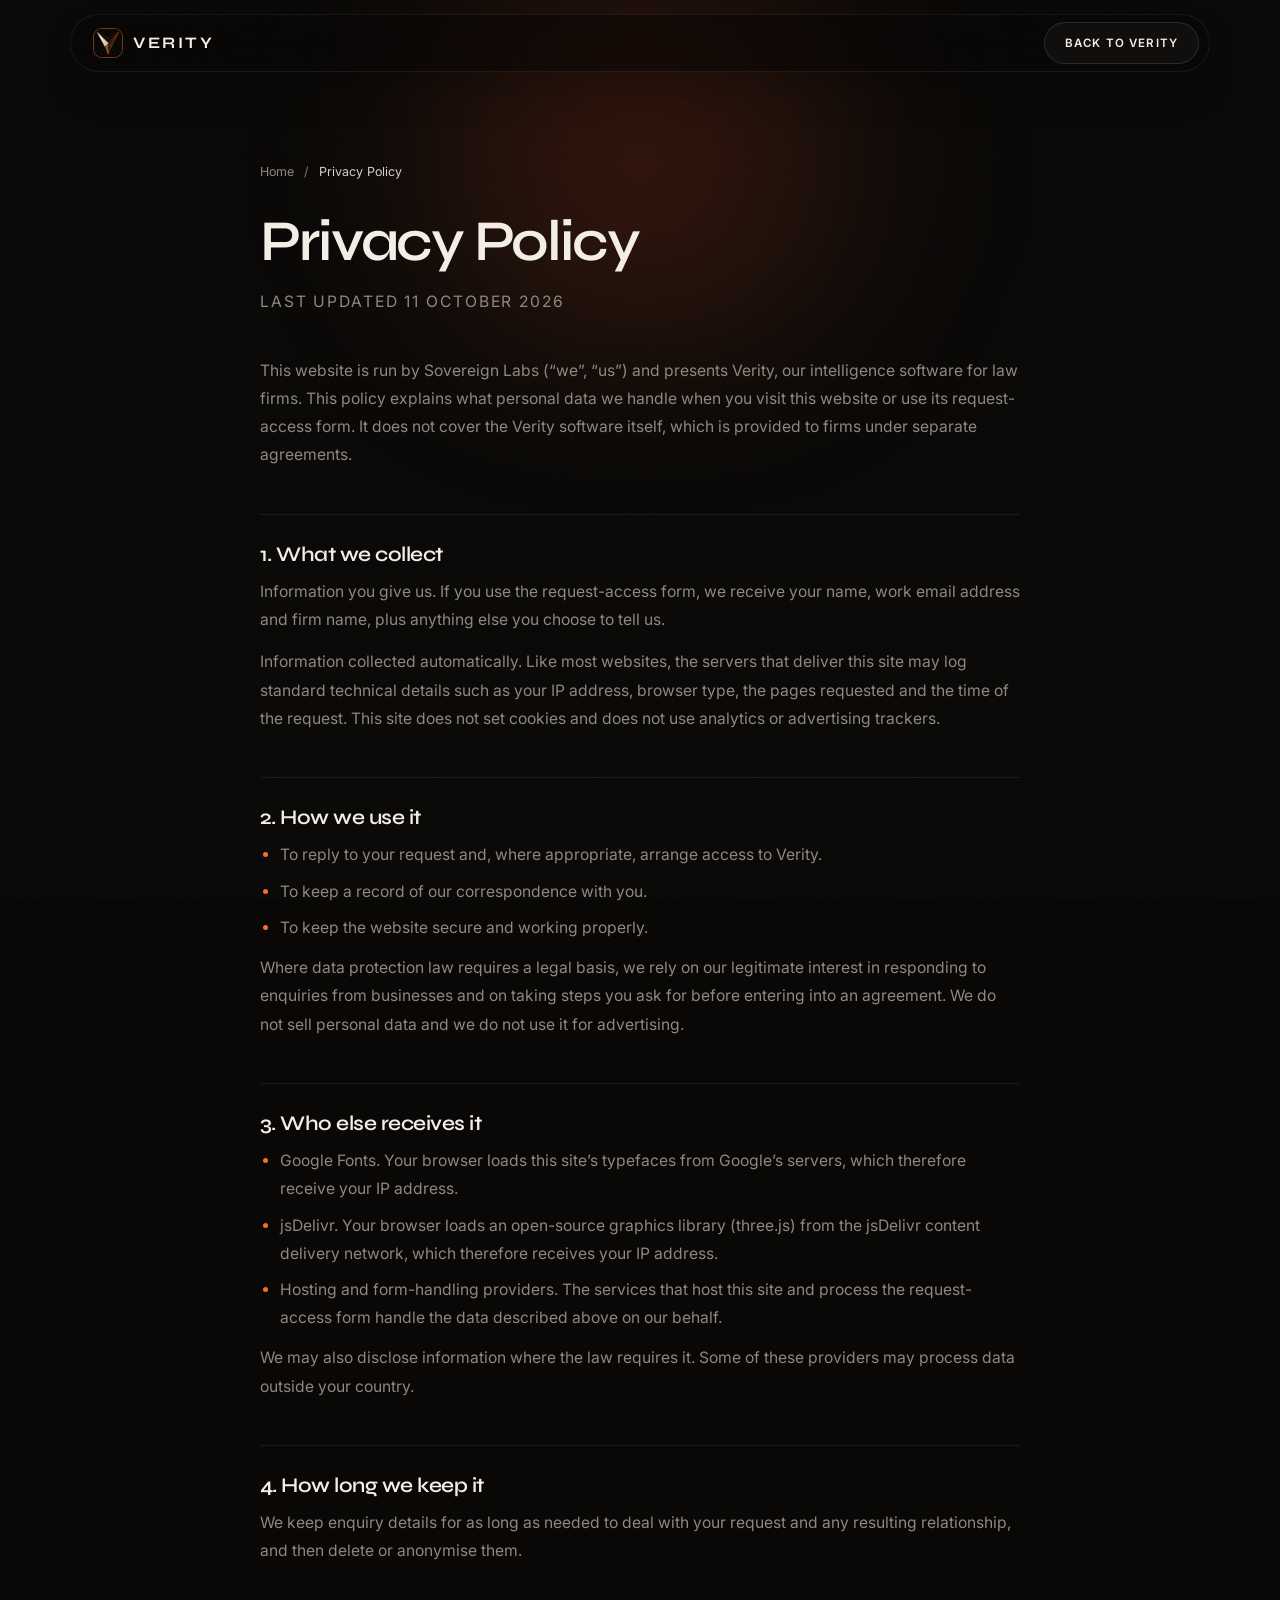
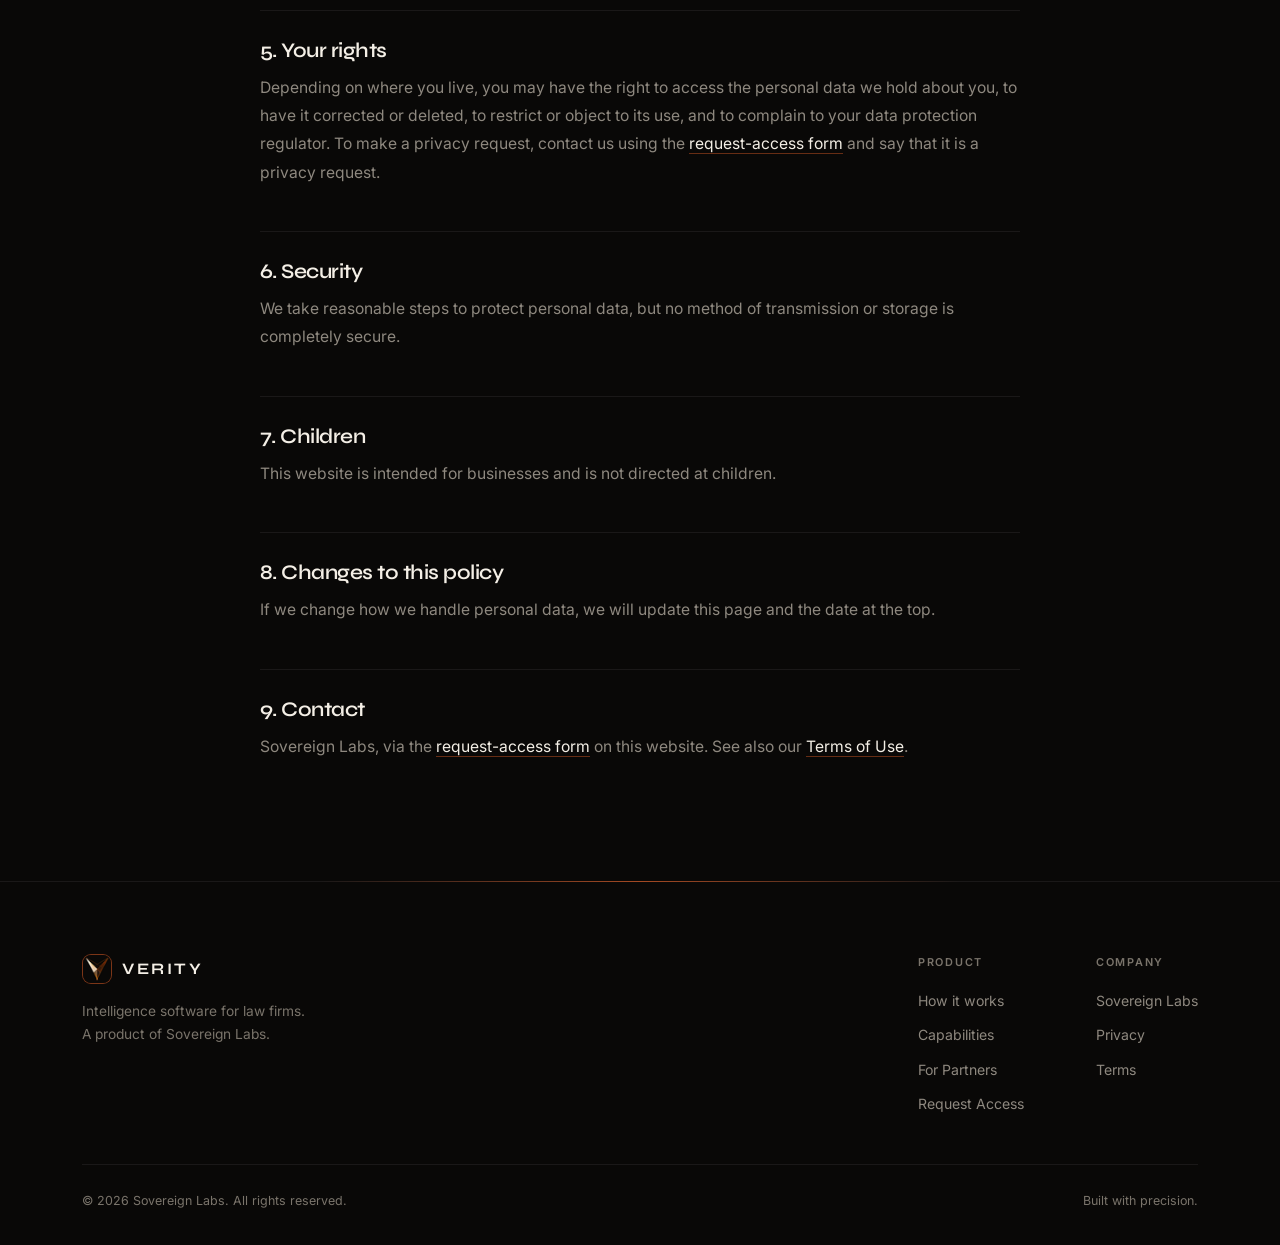
<file: privacy.html>
<!DOCTYPE html>
<html lang="en-GB">
<head>
  <meta charset="UTF-8" />
  <meta name="viewport" content="width=device-width, initial-scale=1.0" />
  <title>Privacy Policy | Verity — Sovereign Labs</title>
  <meta name="description" content="How Sovereign Labs handles personal data on the Verity website and request-access form: what we collect, why, who receives it, and your rights." />
  <meta name="author" content="Sovereign Labs" />
  <meta name="robots" content="index, follow, max-image-preview:large" />
  <link rel="canonical" href="https://verity.sovereignlabs.com/privacy.html" />
  <meta name="theme-color" content="#090807" />

  <!-- Open Graph / Twitter -->
  <meta property="og:title" content="Privacy Policy | Verity — Sovereign Labs" />
  <meta property="og:description" content="How Sovereign Labs handles personal data on the Verity website and request-access form: what we collect, why, who receives it, and your rights." />
  <meta property="og:type" content="website" />
  <meta property="og:url" content="https://verity.sovereignlabs.com/privacy.html" />
  <meta property="og:site_name" content="Verity" />
  <meta property="og:locale" content="en_GB" />
  <meta property="og:image" content="https://verity.sovereignlabs.com/assets/og-image.jpg" />
  <meta property="og:image:type" content="image/jpeg" />
  <meta property="og:image:width" content="1200" />
  <meta property="og:image:height" content="630" />
  <meta property="og:image:alt" content="Verity — Relationships, Evidence, Opportunities. Intelligence for law firms by Sovereign Labs." />
  <meta name="twitter:card" content="summary_large_image" />
  <meta name="twitter:title" content="Privacy Policy | Verity — Sovereign Labs" />
  <meta name="twitter:description" content="How Sovereign Labs handles personal data on the Verity website and request-access form: what we collect, why, who receives it, and your rights." />
  <meta name="twitter:image" content="https://verity.sovereignlabs.com/assets/og-image.jpg" />
  <meta name="twitter:image:alt" content="Verity — Relationships, Evidence, Opportunities. Intelligence for law firms by Sovereign Labs." />

  <link rel="icon" href="favicon.ico" sizes="48x48" />
  <link rel="icon" type="image/png" sizes="32x32" href="assets/favicon-32x32.png" />
  <link rel="icon" type="image/png" sizes="16x16" href="assets/favicon-16x16.png" />
  <link rel="apple-touch-icon" href="assets/apple-touch-icon.png" />

  <link rel="preconnect" href="https://fonts.googleapis.com" />
  <link rel="preconnect" href="https://fonts.gstatic.com" crossorigin />
  <link href="https://fonts.googleapis.com/css2?family=Inter:wght@300;400;500;600;700&family=Syne:wght@400;500;600;700;800&display=swap" rel="stylesheet" />
  <link rel="stylesheet" href="style.css" />
  <script type="application/ld+json">
{
  "@context": "https://schema.org",
  "@graph": [
    {
      "@type": "WebPage",
      "@id": "https://verity.sovereignlabs.com/privacy.html#webpage",
      "url": "https://verity.sovereignlabs.com/privacy.html",
      "name": "Privacy Policy | Verity — Sovereign Labs",
      "description": "How Sovereign Labs handles personal data on the Verity website and request-access form: what we collect, why, who receives it, and your rights.",
      "inLanguage": "en-GB",
      "isPartOf": {
        "@type": "WebSite",
        "name": "Verity",
        "url": "https://verity.sovereignlabs.com/"
      },
      "publisher": {
        "@type": "Organization",
        "name": "Sovereign Labs",
        "url": "https://verity.sovereignlabs.com/"
      },
      "breadcrumb": {
        "@id": "https://verity.sovereignlabs.com/privacy.html#breadcrumb"
      }
    },
    {
      "@type": "BreadcrumbList",
      "@id": "https://verity.sovereignlabs.com/privacy.html#breadcrumb",
      "itemListElement": [
        {
          "@type": "ListItem",
          "position": 1,
          "name": "Home",
          "item": "https://verity.sovereignlabs.com/"
        },
        {
          "@type": "ListItem",
          "position": 2,
          "name": "Privacy Policy",
          "item": "https://verity.sovereignlabs.com/privacy.html"
        }
      ]
    }
  ]
}
  </script>
</head>
<body>
  <header class="simple-header">
    <div class="nav-inner">
      <a href="./" class="nav-logo" aria-label="Verity home">
        <img class="logo-mark" src="assets/logo-mark.png" alt="Verity logo" width="30" height="30" />
        <span class="logo-text">Verity</span>
      </a>
      <a href="./" class="back-link">Back to Verity</a>
    </div>
  </header>

  <main class="legal-main">
    <div class="container">
      <article class="legal-content">
        <nav class="breadcrumb" aria-label="Breadcrumb">
          <a href="./">Home</a>
          <span aria-hidden="true">/</span>
          <span class="breadcrumb-current" aria-current="page">Privacy Policy</span>
        </nav>
        <h1>Privacy Policy</h1>
        <p class="legal-updated">Last updated 11 October 2026</p>

        <p>This website is run by Sovereign Labs (&ldquo;we&rdquo;, &ldquo;us&rdquo;) and presents Verity, our intelligence software for law firms. This policy explains what personal data we handle when you visit this website or use its request-access form. It does not cover the Verity software itself, which is provided to firms under separate agreements.</p>

        <h2>1. What we collect</h2>
        <p>Information you give us. If you use the request-access form, we receive your name, work email address and firm name, plus anything else you choose to tell us.</p>
        <p>Information collected automatically. Like most websites, the servers that deliver this site may log standard technical details such as your IP address, browser type, the pages requested and the time of the request. This site does not set cookies and does not use analytics or advertising trackers.</p>

        <h2>2. How we use it</h2>
        <ul>
          <li>To reply to your request and, where appropriate, arrange access to Verity.</li>
          <li>To keep a record of our correspondence with you.</li>
          <li>To keep the website secure and working properly.</li>
        </ul>
        <p>Where data protection law requires a legal basis, we rely on our legitimate interest in responding to enquiries from businesses and on taking steps you ask for before entering into an agreement. We do not sell personal data and we do not use it for advertising.</p>

        <h2>3. Who else receives it</h2>
        <ul>
          <li>Google Fonts. Your browser loads this site&rsquo;s typefaces from Google&rsquo;s servers, which therefore receive your IP address.</li>
          <li>jsDelivr. Your browser loads an open-source graphics library (three.js) from the jsDelivr content delivery network, which therefore receives your IP address.</li>
          <li>Hosting and form-handling providers. The services that host this site and process the request-access form handle the data described above on our behalf.</li>
        </ul>
        <p>We may also disclose information where the law requires it. Some of these providers may process data outside your country.</p>

        <h2>4. How long we keep it</h2>
        <p>We keep enquiry details for as long as needed to deal with your request and any resulting relationship, and then delete or anonymise them.</p>

        <h2>5. Your rights</h2>
        <p>Depending on where you live, you may have the right to access the personal data we hold about you, to have it corrected or deleted, to restrict or object to its use, and to complain to your data protection regulator. To make a privacy request, contact us using the <a href="./#cta">request-access form</a> and say that it is a privacy request.</p>

        <h2>6. Security</h2>
        <p>We take reasonable steps to protect personal data, but no method of transmission or storage is completely secure.</p>

        <h2>7. Children</h2>
        <p>This website is intended for businesses and is not directed at children.</p>

        <h2>8. Changes to this policy</h2>
        <p>If we change how we handle personal data, we will update this page and the date at the top.</p>

        <h2>9. Contact</h2>
        <p>Sovereign Labs, via the <a href="./#cta">request-access form</a> on this website. See also our <a href="terms.html">Terms of Use</a>.</p>

      </article>
    </div>
  </main>

  <footer class="footer">
    <div class="container">
      <div class="footer-inner">
        <div class="footer-brand">
          <a href="./" class="nav-logo" aria-label="Verity home">
            <img class="logo-mark" src="assets/logo-mark.png" alt="Verity logo" width="30" height="30" />
            <span class="logo-text">Verity</span>
          </a>
          <p class="footer-tagline">Intelligence software for law firms.<br/>A product of Sovereign Labs.</p>
        </div>
        <div class="footer-cols">
          <div class="footer-col">
            <span class="footer-col-title">Product</span>
            <a href="./#how-it-works" class="footer-link">How it works</a>
            <a href="./#capabilities" class="footer-link">Capabilities</a>
            <a href="./#partner-view" class="footer-link">For Partners</a>
            <a href="./#cta" class="footer-link">Request Access</a>
          </div>
          <div class="footer-col">
            <span class="footer-col-title">Company</span>
            <span class="footer-link footer-link-static">Sovereign Labs</span>
            <a href="privacy.html" class="footer-link">Privacy</a>
            <a href="terms.html" class="footer-link">Terms</a>
          </div>
        </div>
      </div>
      <div class="footer-bottom">
        <span>&copy; 2026 Sovereign Labs. All rights reserved.</span>
        <span>Built with precision.</span>
      </div>
    </div>
  </footer>
</body>
</html>
</file>
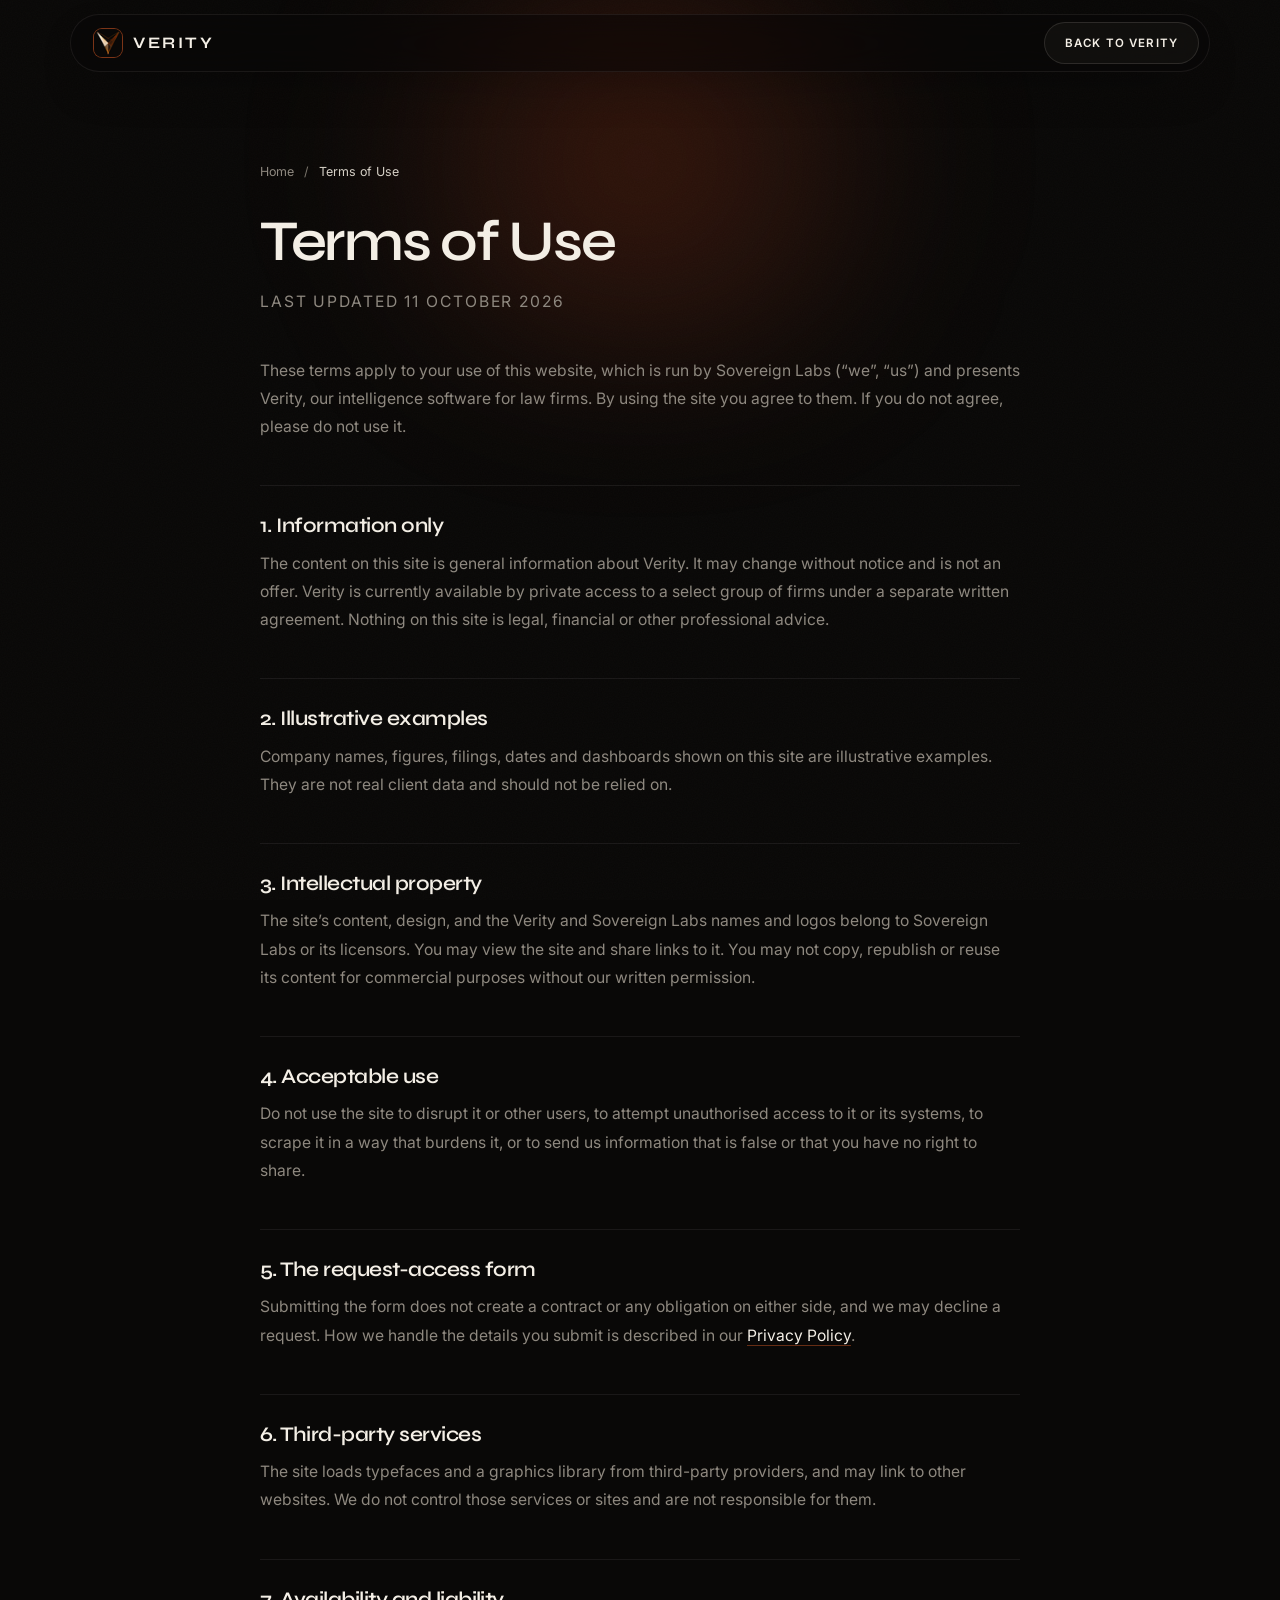
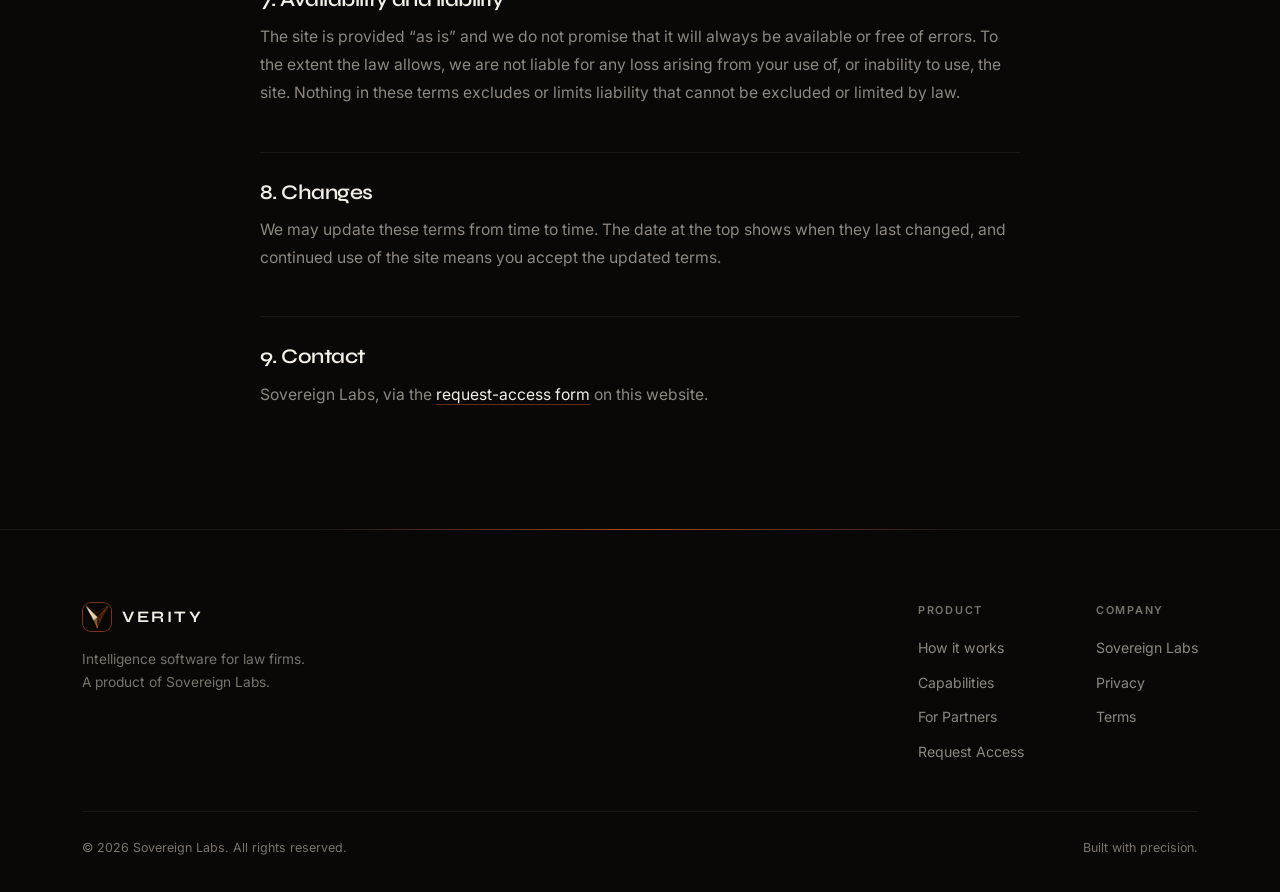
<file: terms.html>
<!DOCTYPE html>
<html lang="en-GB">
<head>
  <meta charset="UTF-8" />
  <meta name="viewport" content="width=device-width, initial-scale=1.0" />
  <title>Terms of Use | Verity — Sovereign Labs</title>
  <meta name="description" content="The terms for using the Verity website by Sovereign Labs: information-only content, acceptable use, intellectual property and liability." />
  <meta name="author" content="Sovereign Labs" />
  <meta name="robots" content="index, follow, max-image-preview:large" />
  <link rel="canonical" href="https://verity.sovereignlabs.com/terms.html" />
  <meta name="theme-color" content="#090807" />

  <!-- Open Graph / Twitter -->
  <meta property="og:title" content="Terms of Use | Verity — Sovereign Labs" />
  <meta property="og:description" content="The terms for using the Verity website by Sovereign Labs: information-only content, acceptable use, intellectual property and liability." />
  <meta property="og:type" content="website" />
  <meta property="og:url" content="https://verity.sovereignlabs.com/terms.html" />
  <meta property="og:site_name" content="Verity" />
  <meta property="og:locale" content="en_GB" />
  <meta property="og:image" content="https://verity.sovereignlabs.com/assets/og-image.jpg" />
  <meta property="og:image:type" content="image/jpeg" />
  <meta property="og:image:width" content="1200" />
  <meta property="og:image:height" content="630" />
  <meta property="og:image:alt" content="Verity — Relationships, Evidence, Opportunities. Intelligence for law firms by Sovereign Labs." />
  <meta name="twitter:card" content="summary_large_image" />
  <meta name="twitter:title" content="Terms of Use | Verity — Sovereign Labs" />
  <meta name="twitter:description" content="The terms for using the Verity website by Sovereign Labs: information-only content, acceptable use, intellectual property and liability." />
  <meta name="twitter:image" content="https://verity.sovereignlabs.com/assets/og-image.jpg" />
  <meta name="twitter:image:alt" content="Verity — Relationships, Evidence, Opportunities. Intelligence for law firms by Sovereign Labs." />

  <link rel="icon" href="favicon.ico" sizes="48x48" />
  <link rel="icon" type="image/png" sizes="32x32" href="assets/favicon-32x32.png" />
  <link rel="icon" type="image/png" sizes="16x16" href="assets/favicon-16x16.png" />
  <link rel="apple-touch-icon" href="assets/apple-touch-icon.png" />

  <link rel="preconnect" href="https://fonts.googleapis.com" />
  <link rel="preconnect" href="https://fonts.gstatic.com" crossorigin />
  <link href="https://fonts.googleapis.com/css2?family=Inter:wght@300;400;500;600;700&family=Syne:wght@400;500;600;700;800&display=swap" rel="stylesheet" />
  <link rel="stylesheet" href="style.css" />
  <script type="application/ld+json">
{
  "@context": "https://schema.org",
  "@graph": [
    {
      "@type": "WebPage",
      "@id": "https://verity.sovereignlabs.com/terms.html#webpage",
      "url": "https://verity.sovereignlabs.com/terms.html",
      "name": "Terms of Use | Verity — Sovereign Labs",
      "description": "The terms for using the Verity website by Sovereign Labs: information-only content, acceptable use, intellectual property and liability.",
      "inLanguage": "en-GB",
      "isPartOf": {
        "@type": "WebSite",
        "name": "Verity",
        "url": "https://verity.sovereignlabs.com/"
      },
      "publisher": {
        "@type": "Organization",
        "name": "Sovereign Labs",
        "url": "https://verity.sovereignlabs.com/"
      },
      "breadcrumb": {
        "@id": "https://verity.sovereignlabs.com/terms.html#breadcrumb"
      }
    },
    {
      "@type": "BreadcrumbList",
      "@id": "https://verity.sovereignlabs.com/terms.html#breadcrumb",
      "itemListElement": [
        {
          "@type": "ListItem",
          "position": 1,
          "name": "Home",
          "item": "https://verity.sovereignlabs.com/"
        },
        {
          "@type": "ListItem",
          "position": 2,
          "name": "Terms of Use",
          "item": "https://verity.sovereignlabs.com/terms.html"
        }
      ]
    }
  ]
}
  </script>
</head>
<body>
  <header class="simple-header">
    <div class="nav-inner">
      <a href="./" class="nav-logo" aria-label="Verity home">
        <img class="logo-mark" src="assets/logo-mark.png" alt="Verity logo" width="30" height="30" />
        <span class="logo-text">Verity</span>
      </a>
      <a href="./" class="back-link">Back to Verity</a>
    </div>
  </header>

  <main class="legal-main">
    <div class="container">
      <article class="legal-content">
        <nav class="breadcrumb" aria-label="Breadcrumb">
          <a href="./">Home</a>
          <span aria-hidden="true">/</span>
          <span class="breadcrumb-current" aria-current="page">Terms of Use</span>
        </nav>
        <h1>Terms of Use</h1>
        <p class="legal-updated">Last updated 11 October 2026</p>

        <p>These terms apply to your use of this website, which is run by Sovereign Labs (&ldquo;we&rdquo;, &ldquo;us&rdquo;) and presents Verity, our intelligence software for law firms. By using the site you agree to them. If you do not agree, please do not use it.</p>

        <h2>1. Information only</h2>
        <p>The content on this site is general information about Verity. It may change without notice and is not an offer. Verity is currently available by private access to a select group of firms under a separate written agreement. Nothing on this site is legal, financial or other professional advice.</p>

        <h2>2. Illustrative examples</h2>
        <p>Company names, figures, filings, dates and dashboards shown on this site are illustrative examples. They are not real client data and should not be relied on.</p>

        <h2>3. Intellectual property</h2>
        <p>The site&rsquo;s content, design, and the Verity and Sovereign Labs names and logos belong to Sovereign Labs or its licensors. You may view the site and share links to it. You may not copy, republish or reuse its content for commercial purposes without our written permission.</p>

        <h2>4. Acceptable use</h2>
        <p>Do not use the site to disrupt it or other users, to attempt unauthorised access to it or its systems, to scrape it in a way that burdens it, or to send us information that is false or that you have no right to share.</p>

        <h2>5. The request-access form</h2>
        <p>Submitting the form does not create a contract or any obligation on either side, and we may decline a request. How we handle the details you submit is described in our <a href="privacy.html">Privacy Policy</a>.</p>

        <h2>6. Third-party services</h2>
        <p>The site loads typefaces and a graphics library from third-party providers, and may link to other websites. We do not control those services or sites and are not responsible for them.</p>

        <h2>7. Availability and liability</h2>
        <p>The site is provided &ldquo;as is&rdquo; and we do not promise that it will always be available or free of errors. To the extent the law allows, we are not liable for any loss arising from your use of, or inability to use, the site. Nothing in these terms excludes or limits liability that cannot be excluded or limited by law.</p>

        <h2>8. Changes</h2>
        <p>We may update these terms from time to time. The date at the top shows when they last changed, and continued use of the site means you accept the updated terms.</p>

        <h2>9. Contact</h2>
        <p>Sovereign Labs, via the <a href="./#cta">request-access form</a> on this website.</p>

      </article>
    </div>
  </main>

  <footer class="footer">
    <div class="container">
      <div class="footer-inner">
        <div class="footer-brand">
          <a href="./" class="nav-logo" aria-label="Verity home">
            <img class="logo-mark" src="assets/logo-mark.png" alt="Verity logo" width="30" height="30" />
            <span class="logo-text">Verity</span>
          </a>
          <p class="footer-tagline">Intelligence software for law firms.<br/>A product of Sovereign Labs.</p>
        </div>
        <div class="footer-cols">
          <div class="footer-col">
            <span class="footer-col-title">Product</span>
            <a href="./#how-it-works" class="footer-link">How it works</a>
            <a href="./#capabilities" class="footer-link">Capabilities</a>
            <a href="./#partner-view" class="footer-link">For Partners</a>
            <a href="./#cta" class="footer-link">Request Access</a>
          </div>
          <div class="footer-col">
            <span class="footer-col-title">Company</span>
            <span class="footer-link footer-link-static">Sovereign Labs</span>
            <a href="privacy.html" class="footer-link">Privacy</a>
            <a href="terms.html" class="footer-link">Terms</a>
          </div>
        </div>
      </div>
      <div class="footer-bottom">
        <span>&copy; 2026 Sovereign Labs. All rights reserved.</span>
        <span>Built with precision.</span>
      </div>
    </div>
  </footer>
</body>
</html>
</file>
<file: style.css>
/* ==========================================================================
   Verity — Sovereign Labs
   Stylesheet · pure-black, aurora-glow, glass-card design language
   ========================================================================== */

/* ---------- Reset ---------- */
*, *::before, *::after { box-sizing: border-box; }
html { scroll-behavior: smooth; }
body, h1, h2, h3, h4, p, figure, blockquote, dl, dd, ul, ol { margin: 0; }
ul[class], ol[class] { list-style: none; padding: 0; }
img, svg { display: block; max-width: 100%; }
button, input { font: inherit; color: inherit; }
button { cursor: pointer; background: none; border: none; }
a { color: inherit; text-decoration: none; }

@media (prefers-reduced-motion: reduce) {
  html { scroll-behavior: auto; }
  *, *::before, *::after {
    animation-duration: 0.01ms !important;
    animation-iteration-count: 1 !important;
    transition-duration: 0.01ms !important;
    scroll-behavior: auto !important;
  }
}

/* ---------- Tokens ---------- */
:root {
  color-scheme: dark;

  /* surfaces — black */
  --bg: #090807;
  --bg-soft: #100E0C;
  --glass: rgba(244, 239, 230, 0.035);
  --glass-2: rgba(244, 239, 230, 0.065);
  --panel: rgba(14, 12, 10, 0.72);

  /* borders (ivory at low alpha) */
  --hairline: rgba(244, 239, 230, 0.07);
  --border: rgba(244, 239, 230, 0.12);
  --border-mid: rgba(244, 239, 230, 0.22);

  /* text — ivory / muted */
  --ink-bright: #F4EFE6;
  --ink: #D6D0C6;
  --ink-dim: #8E887F;
  --ink-faint: #7A746B;

  /* accent — burnt orange (variable names kept from the old scheme so nothing else had to change):
     --accent / --accent-bright = primary #FF6A2A, --violet / --blue = secondary #D94B20, --sky = ivory */
  --violet: #D94B20;
  --accent: #FF6A2A;
  --accent-bright: #FF6A2A;
  --blue: #D94B20;
  --blue-bright: #FF6A2A;
  --sky: #F4EFE6;
  --accent-wash: rgba(255, 106, 42, 0.14);
  --accent-line: rgba(255, 106, 42, 0.38);
  --sky-wash: rgba(244, 239, 230, 0.1);
  --green: #F4EFE6;
  --amber: #8E887F;
  --red: #D94B20;
  --aurora: linear-gradient(100deg, #FF6A2A 0%, #D94B20 35%, #F4EFE6 55%, #FF6A2A 100%);

  /* type */
  --font-display: "Syne", "Inter", sans-serif;
  --font-body: "Inter", -apple-system, BlinkMacSystemFont, sans-serif;

  /* layout */
  --max-w: 1180px;
  --radius-sm: 10px;
  --radius-md: 20px;
  --radius-lg: 28px;
  --nav-h: 80px;

  --ease: cubic-bezier(0.22, 1, 0.36, 1);
}

/* ---------- Base ---------- */
body {
  background: var(--bg);
  color: var(--ink);
  font-family: var(--font-body);
  font-size: 16px;
  line-height: 1.6;
  -webkit-font-smoothing: antialiased;
  text-rendering: optimizeLegibility;
  overflow-x: hidden;
}

/* film grain */
body::before {
  content: "";
  position: fixed;
  inset: 0;
  z-index: 50;
  pointer-events: none;
  opacity: 0.045;
  background-image: url("data:image/svg+xml,%3Csvg xmlns='http://www.w3.org/2000/svg' width='160' height='160'%3E%3Cfilter id='n'%3E%3CfeTurbulence type='fractalNoise' baseFrequency='.8' numOctaves='2' stitchTiles='stitch'/%3E%3C/filter%3E%3Crect width='100%25' height='100%25' filter='url(%23n)' opacity='.6'/%3E%3C/svg%3E");
}

h1, h2, h3 {
  font-family: var(--font-display);
  color: var(--ink-bright);
  font-weight: 600;
  line-height: 1.12;
  letter-spacing: -0.025em;
}

p { color: var(--ink-dim); }

::selection { background: var(--accent); color: var(--bg); }

:focus-visible {
  outline: 2px solid var(--sky);
  outline-offset: 3px;
  border-radius: 6px;
}

.container {
  max-width: var(--max-w);
  margin: 0 auto;
  padding: 0 32px;
}

/* ---------- Buttons ---------- */
.btn-primary,
.btn-ghost,
.btn-ghost-outline {
  position: relative;
  display: inline-flex;
  align-items: center;
  justify-content: center;
  gap: 10px;
  font-family: var(--font-body);
  font-weight: 600;
  font-size: 0.76rem;
  letter-spacing: 0.09em;
  text-transform: uppercase;
  padding: 13px 24px;
  border-radius: 999px;
  white-space: nowrap;
  transition: transform 0.4s var(--ease), background 0.3s ease, border-color 0.3s ease, box-shadow 0.4s ease, color 0.3s ease;
}

.btn-primary {
  overflow: hidden;
  background: var(--ink-bright);
  color: var(--bg);
  box-shadow: 0 0 0 1px rgba(244, 239, 230, 0.25), 0 12px 40px -12px rgba(255, 106, 42, 0.5);
}
.btn-primary::after {
  content: "";
  position: absolute;
  top: 0;
  left: -60%;
  width: 40%;
  height: 100%;
  background: linear-gradient(100deg, transparent, rgba(255, 106, 42, 0.28), transparent);
  transform: skewX(-18deg);
  transition: left 0.8s var(--ease);
  pointer-events: none;
}
.btn-primary:hover {
  transform: translateY(-2px);
  box-shadow: 0 0 0 1px rgba(244, 239, 230, 0.4), 0 18px 50px -10px rgba(255, 106, 42, 0.7);
}
.btn-primary:hover::after { left: 130%; }
.btn-primary svg { transition: transform 0.35s var(--ease); }
.btn-primary:hover svg { transform: translateX(3px); }

.btn-ghost {
  color: var(--ink-dim);
  border: 1px solid transparent;
}
.btn-ghost:hover { color: var(--ink-bright); background: var(--glass-2); }

.btn-ghost-outline {
  color: var(--ink-bright);
  border: 1px solid var(--border);
  background: var(--glass);
  backdrop-filter: blur(12px);
  -webkit-backdrop-filter: blur(12px);
}
.btn-ghost-outline:hover {
  border-color: var(--border-mid);
  background: var(--glass-2);
  transform: translateY(-2px);
}

.btn-large { padding: 18px 34px; font-size: 0.8rem; }
.btn-sm { padding: 10px 18px; font-size: 0.7rem; }
.btn-full { width: 100%; }

/* ==========================================================================
   Navigation — floating glass pill
   ========================================================================== */
.nav {
  position: fixed;
  top: 0;
  left: 0;
  right: 0;
  z-index: 100;
  height: var(--nav-h);
  display: flex;
  align-items: center;
  padding: 0 16px;
  pointer-events: none;
}

.nav-inner {
  pointer-events: auto;
  width: 100%;
  max-width: 1140px;
  height: 58px;
  margin: 0 auto;
  padding: 0 10px 0 22px;
  display: flex;
  align-items: center;
  justify-content: space-between;
  gap: 24px;
  border-radius: 999px;
  border: 1px solid transparent;
  background: transparent;
  transition: background 0.4s ease, border-color 0.4s ease, box-shadow 0.4s ease, backdrop-filter 0.4s ease;
}

.nav.is-scrolled .nav-inner {
  background: rgba(9, 8, 7, 0.62);
  backdrop-filter: blur(20px) saturate(150%);
  -webkit-backdrop-filter: blur(20px) saturate(150%);
  border-color: var(--hairline);
  box-shadow: 0 20px 50px -24px rgba(0, 0, 0, 0.9);
}

.nav-logo {
  display: flex;
  align-items: center;
  gap: 10px;
}
.logo-mark {
  display: flex;
  width: 30px;
  height: 30px;
  align-items: center;
  justify-content: center;
  border-radius: 9px;
  background: var(--accent-wash);
  border: 1px solid var(--accent-line);
}
.logo-text {
  font-family: var(--font-display);
  font-weight: 700;
  font-size: 1rem;
  text-transform: uppercase;
  letter-spacing: 0.16em;
  color: var(--ink-bright);
}

.nav-links {
  display: flex;
  align-items: center;
  gap: 4px;
}
.nav-link {
  position: relative;
  font-size: 0.72rem;
  font-weight: 500;
  text-transform: uppercase;
  letter-spacing: 0.12em;
  color: var(--ink-dim);
  padding: 9px 16px;
  border-radius: 999px;
  transition: color 0.3s ease, background 0.3s ease;
}
.nav-link:hover { color: var(--ink-bright); background: var(--glass); }
.nav-link.is-active { color: var(--ink-bright); background: var(--glass-2); }

.nav-actions {
  display: flex;
  align-items: center;
  gap: 6px;
}

.nav-toggle {
  display: none;
  flex-direction: column;
  justify-content: center;
  align-items: center;
  gap: 5px;
  width: 38px;
  height: 38px;
  padding: 0;
  border-radius: 50%;
}
.nav-toggle span {
  display: block;
  height: 1.5px;
  width: 18px;
  background: var(--ink-bright);
  border-radius: 2px;
  transition: transform 0.35s var(--ease), opacity 0.2s ease;
}
.nav-toggle.is-open span:nth-child(1) { transform: translateY(6.5px) rotate(45deg); }
.nav-toggle.is-open span:nth-child(2) { opacity: 0; }
.nav-toggle.is-open span:nth-child(3) { transform: translateY(-6.5px) rotate(-45deg); }

.mobile-menu {
  position: fixed;
  top: calc(var(--nav-h) - 8px);
  left: 16px;
  right: 16px;
  z-index: 99;
  display: flex;
  flex-direction: column;
  background: rgba(9, 8, 7, 0.92);
  backdrop-filter: blur(24px);
  -webkit-backdrop-filter: blur(24px);
  border: 1px solid var(--border);
  border-radius: var(--radius-md);
  padding: 8px 24px 22px;
  transform: translateY(-10px) scale(0.98);
  opacity: 0;
  visibility: hidden;
  pointer-events: none;
  transition: opacity 0.3s ease, transform 0.4s var(--ease), visibility 0.3s;
}
.mobile-menu.is-open {
  opacity: 1;
  transform: translateY(0) scale(1);
  visibility: visible;
  pointer-events: auto;
}
.mobile-link {
  padding: 16px 0;
  font-size: 0.82rem;
  text-transform: uppercase;
  letter-spacing: 0.12em;
  color: var(--ink);
  border-bottom: 1px solid var(--hairline);
}
.mobile-link:last-of-type { border-bottom: none; }
.mobile-cta {
  margin-top: 8px;
  color: var(--accent-bright);
  font-weight: 600;
}

/* ==========================================================================
   Hero
   ========================================================================== */
.hero {
  position: relative;
  padding: calc(var(--nav-h) + 76px) 0 70px;
  overflow: hidden;
  background: var(--bg);
}

/* dot-matrix field */
.blueprint-grid {
  position: absolute;
  inset: 0;
  background-image: radial-gradient(rgba(244, 239, 230, 0.16) 1px, transparent 1.2px);
  background-size: 30px 30px;
  -webkit-mask-image: radial-gradient(ellipse 70% 55% at 50% 22%, #000 25%, transparent 100%);
  mask-image: radial-gradient(ellipse 70% 55% at 50% 22%, #000 25%, transparent 100%);
  pointer-events: none;
}

/* aurora */
.glow {
  position: absolute;
  border-radius: 50%;
  filter: blur(90px);
  pointer-events: none;
  will-change: transform;
  transition: translate 1.4s var(--ease);
}
.glow-1 {
  width: 680px; height: 560px; top: -220px; left: 50%;
  background: radial-gradient(circle, rgba(217, 75, 32, 0.4), transparent 70%);
  animation: drift-1 16s ease-in-out infinite;
}
.glow-2 {
  width: 480px; height: 480px; top: 200px; right: -140px;
  background: radial-gradient(circle, rgba(255, 106, 42, 0.2), transparent 70%);
  animation: drift-2 19s ease-in-out infinite;
  translate: calc(var(--px, 0) * -34px) calc(var(--py, 0) * -22px);
}
.glow-3 {
  width: 420px; height: 420px; bottom: -180px; left: -120px;
  background: radial-gradient(circle, rgba(255, 106, 42, 0.16), transparent 70%);
  animation: drift-3 22s ease-in-out infinite;
  translate: calc(var(--px, 0) * 28px) calc(var(--py, 0) * 18px);
}

@keyframes drift-1 {
  0%, 100% { transform: translateX(-50%) translate(0, 0) scale(1); }
  50% { transform: translateX(-50%) translate(60px, 34px) scale(1.14); }
}
@keyframes drift-2 {
  0%, 100% { transform: translate(0, 0) scale(1); }
  50% { transform: translate(-70px, 50px) scale(1.18); }
}
@keyframes drift-3 {
  0%, 100% { transform: translate(0, 0) scale(1); }
  50% { transform: translate(60px, -46px) scale(1.12); }
}

.hero-inner {
  position: relative;
  z-index: 1;
  max-width: var(--max-w);
  margin: 0 auto;
  padding: 0 32px;
  display: flex;
  flex-direction: column;
  align-items: center;
  text-align: center;
}

.hero-badge {
  display: inline-flex;
  align-items: center;
  gap: 10px;
  padding: 8px 18px;
  border-radius: 999px;
  border: 1px solid var(--border);
  background: var(--glass);
  backdrop-filter: blur(12px);
  -webkit-backdrop-filter: blur(12px);
  font-size: 0.72rem;
  font-weight: 500;
  text-transform: uppercase;
  letter-spacing: 0.14em;
  color: var(--ink);
  margin-bottom: 34px;
  opacity: 0;
  animation: rise 0.8s var(--ease) forwards;
}
.badge-dot {
  width: 7px;
  height: 7px;
  border-radius: 50%;
  background: var(--accent-bright);
  box-shadow: 0 0 0 0 rgba(255, 106, 42, 0.6);
  animation: pulse 2.4s ease-out infinite;
}
@keyframes pulse {
  0% { box-shadow: 0 0 0 0 rgba(255, 106, 42, 0.55); }
  70% { box-shadow: 0 0 0 9px rgba(255, 106, 42, 0); }
  100% { box-shadow: 0 0 0 0 rgba(255, 106, 42, 0); }
}

.hero-headline {
  font-size: clamp(2.4rem, 6.4vw, 5.2rem);
  font-weight: 600;
  line-height: 1.04;
  letter-spacing: -0.04em;
  max-width: 1080px;
  margin-bottom: 30px;
  text-wrap: balance;
  background: linear-gradient(180deg, #F4EFE6 30%, rgba(244, 239, 230, 0.62));
  -webkit-background-clip: text;
  background-clip: text;
  -webkit-text-fill-color: transparent;
  opacity: 0;
  animation: rise 0.9s 0.1s var(--ease) forwards;
}
.hero-headline em {
  font-style: italic;
  background: var(--aurora);
  background-size: 200% 100%;
  -webkit-background-clip: text;
  background-clip: text;
  -webkit-text-fill-color: transparent;
  color: transparent;
  animation: aurora-shift 7s linear infinite;
}

/* word-by-word reveal (applied by script.js) */
.hero-headline.is-split {
  animation: none;
  opacity: 1;
  background: none;
  -webkit-text-fill-color: initial;
  color: var(--ink-bright);
}
.hero-headline .w {
  display: inline-block;
  opacity: 0;
  transform: translateY(0.5em);
  filter: blur(10px);
  background: linear-gradient(180deg, #F4EFE6 30%, rgba(244, 239, 230, 0.62));
  -webkit-background-clip: text;
  background-clip: text;
  -webkit-text-fill-color: transparent;
  animation: word-in 0.95s var(--ease) forwards;
  animation-delay: calc(0.12s + var(--wi, 0) * 0.075s);
}
.hero-headline.is-split em {
  background: none;
  -webkit-text-fill-color: initial;
  color: inherit;
  animation: none;
}
.hero-headline.is-split em .w {
  background: var(--aurora);
  background-size: 200% 100%;
  -webkit-background-clip: text;
  background-clip: text;
  -webkit-text-fill-color: transparent;
  animation: word-in 0.95s var(--ease) forwards, aurora-shift 7s linear infinite;
  animation-delay: calc(0.12s + var(--wi, 0) * 0.075s), 0s;
}
@keyframes word-in {
  to { opacity: 1; transform: translateY(0); filter: blur(0); }
}
@keyframes aurora-shift {
  from { background-position: 0% 50%; }
  to { background-position: 200% 50%; }
}

.hero-sub {
  max-width: 680px;
  font-size: 1.1rem;
  color: var(--ink-dim);
  margin-bottom: 40px;
  opacity: 0;
  animation: rise 0.9s 0.2s var(--ease) forwards;
}
.hero-quote {
  display: inline-block;
  margin-top: 16px;
  color: var(--ink);
  font-style: italic;
  border-left: 2px solid var(--accent-line);
  padding-left: 16px;
  text-align: left;
}

.hero-actions {
  display: flex;
  align-items: center;
  gap: 14px;
  flex-wrap: wrap;
  justify-content: center;
  margin-bottom: 76px;
  opacity: 0;
  animation: rise 0.9s 0.3s var(--ease) forwards;
}

/* ---- Dashboard mockup ---- */
.hero-visual {
  position: relative;
  isolation: isolate;
  width: 100%;
  max-width: 940px;
  opacity: 0;
  animation: rise-soft 1.1s 0.4s var(--ease) forwards;
}
.hero-visual::before {
  content: "";
  position: absolute;
  inset: -6% -4%;
  z-index: -1;
  border-radius: 50%;
  background: radial-gradient(ellipse at 50% 40%, rgba(217, 75, 32, 0.4), rgba(255, 106, 42, 0.15) 45%, transparent 72%);
  filter: blur(70px);
  opacity: 0.55;
  pointer-events: none;
}

.dashboard-frame {
  border-radius: var(--radius-lg);
  border: 1px solid var(--border);
  background: linear-gradient(180deg, rgba(26, 23, 20, 0.9), rgba(9, 8, 7, 0.95));
  box-shadow: 0 40px 100px -30px rgba(0, 0, 0, 0.9), 0 0 0 1px rgba(244, 239, 230, 0.03) inset, 0 1px 0 rgba(244, 239, 230, 0.12) inset;
  overflow: hidden;
}

.dashboard-chrome {
  display: flex;
  align-items: center;
  gap: 8px;
  padding: 14px 20px;
  border-bottom: 1px solid var(--hairline);
  background: rgba(244, 239, 230, 0.03);
}
.chrome-dot { width: 10px; height: 10px; border-radius: 50%; }
.chrome-red { background: var(--red); }
.chrome-yellow { background: var(--amber); }
.chrome-green { background: var(--green); }
.chrome-title {
  margin-left: 8px;
  font-size: 0.76rem;
  color: var(--ink-faint);
  font-weight: 500;
}

.dashboard-body {
  display: grid;
  grid-template-columns: 170px 1fr;
  min-height: 340px;
}

.db-sidebar {
  border-right: 1px solid var(--hairline);
  padding: 18px 12px;
  display: flex;
  flex-direction: column;
  gap: 4px;
  background: rgba(244, 239, 230, 0.012);
}
.db-sidebar-item {
  display: flex;
  align-items: center;
  gap: 10px;
  padding: 10px 12px;
  border-radius: var(--radius-sm);
  font-size: 0.82rem;
  color: var(--ink-dim);
  text-align: left;
}
.db-sidebar-item.db-active {
  background: var(--accent-wash);
  color: var(--ink-bright);
  box-shadow: 0 0 0 1px var(--accent-line) inset;
}

.db-main {
  display: flex;
  flex-direction: column;
  padding: 20px;
}
.db-graph-area { flex: 1; display: flex; flex-direction: column; }
.db-svg { width: 100%; height: auto; flex: 1; }

.db-cards-row {
  display: grid;
  grid-template-columns: repeat(3, 1fr);
  gap: 12px;
  margin-top: 14px;
}
.db-mini-card {
  display: flex;
  flex-direction: column;
  gap: 4px;
  padding: 13px 15px;
  border-radius: 14px;
  border: 1px solid var(--hairline);
  background: var(--glass);
}
.db-mini-label { font-size: 0.72rem; color: var(--ink-faint); }
.db-mini-val { font-family: var(--font-display); font-size: 1.2rem; color: var(--ink-bright); font-weight: 700; }
.db-val-green { color: var(--green); }

/* floating cards */
.float-card {
  position: absolute;
  display: flex;
  align-items: center;
  gap: 10px;
  padding: 12px 15px;
  border-radius: 16px;
  border: 1px solid var(--border);
  background: rgba(22, 19, 16, 0.78);
  backdrop-filter: blur(18px) saturate(140%);
  -webkit-backdrop-filter: blur(18px) saturate(140%);
  box-shadow: 0 24px 50px -18px rgba(0, 0, 0, 0.8), 0 1px 0 rgba(244, 239, 230, 0.08) inset;
  max-width: 260px;
  animation: float 6s ease-in-out infinite;
  transition: translate 0.9s var(--ease);
}
.float-icon {
  flex-shrink: 0;
  width: 28px;
  height: 28px;
  display: flex;
  align-items: center;
  justify-content: center;
  border-radius: 8px;
}
.float-icon-violet { background: var(--accent-wash); }
.float-icon-green { background: rgba(244, 239, 230, 0.14); }
.float-icon-blue { background: var(--sky-wash); }
.float-text { display: flex; flex-direction: column; gap: 1px; min-width: 0; }
.float-label { font-size: 0.68rem; color: var(--ink-faint); }
.float-val { font-size: 0.78rem; color: var(--ink-bright); font-weight: 600; white-space: nowrap; overflow: hidden; text-overflow: ellipsis; }
.float-badge {
  flex-shrink: 0;
  font-size: 0.64rem;
  font-weight: 700;
  padding: 3px 9px;
  border-radius: 999px;
}
.badge-new { background: var(--accent-wash); color: var(--accent-bright); }
.badge-act { background: rgba(244, 239, 230, 0.14); color: var(--green); }

.float-1 { top: -6%; left: -8%; animation-delay: 0s; translate: calc(var(--px, 0) * -16px) calc(var(--py, 0) * -10px); }
.float-2 { bottom: 14%; right: -9%; animation-delay: 1.4s; translate: calc(var(--px, 0) * 20px) calc(var(--py, 0) * 12px); }
.float-3 { bottom: -8%; left: 8%; animation-delay: 2.8s; translate: calc(var(--px, 0) * -10px) calc(var(--py, 0) * 16px); }

@keyframes float {
  0%, 100% { transform: translateY(0); }
  50% { transform: translateY(-10px); }
}
@keyframes rise {
  from { opacity: 0; transform: translateY(18px); filter: blur(8px); }
  to { opacity: 1; transform: translateY(0); filter: blur(0); }
}
@keyframes rise-soft {
  from { opacity: 0; transform: translateY(28px); }
  to { opacity: 1; transform: translateY(0); }
}

/* ==========================================================================
   Trust strip — ticker
   ========================================================================== */
.trust-strip {
  padding: 40px 0 44px;
  border-top: 1px solid var(--hairline);
  border-bottom: 1px solid var(--hairline);
  background: var(--bg);
  text-align: center;
  overflow: hidden;
}
.trust-label {
  font-size: 0.72rem;
  text-transform: uppercase;
  letter-spacing: 0.16em;
  color: var(--ink-faint);
  margin-bottom: 22px;
}
.trust-row {
  display: flex;
  flex-wrap: wrap;
  justify-content: center;
  align-items: center;
  gap: 14px 26px;
  padding: 0 20px;
  font-family: var(--font-display);
  font-size: clamp(1.05rem, 2.1vw, 1.55rem);
  font-weight: 500;
  letter-spacing: -0.01em;
  color: var(--ink);
}
.trust-dot { color: var(--accent-bright); }

/* ticker mode (applied by script.js) */
.trust-row.is-marquee {
  display: block;
  padding: 0;
  overflow: hidden;
  -webkit-mask-image: linear-gradient(90deg, transparent, #000 10%, #000 90%, transparent);
  mask-image: linear-gradient(90deg, transparent, #000 10%, #000 90%, transparent);
}
.marquee-track {
  display: flex;
  width: max-content;
  animation: marquee 40s linear infinite;
  will-change: transform;
}
.marquee-group {
  display: flex;
  flex-shrink: 0;
  align-items: center;
  gap: 40px;
  padding-right: 40px;
  white-space: nowrap;
}
.trust-row.is-marquee:hover .marquee-track { animation-play-state: paused; }
@keyframes marquee {
  to { transform: translateX(var(--marquee-shift, -50%)); }
}

/* ==========================================================================
   Sections — shared
   ========================================================================== */
#how-it-works,
#capabilities,
#partner-view,
#cta {
  scroll-margin-top: var(--nav-h);
}

.section { padding: 120px 0; position: relative; }
.section-dark {
  background: linear-gradient(180deg, var(--bg) 0%, var(--bg-soft) 50%, var(--bg) 100%);
  border-top: 1px solid var(--hairline);
  border-bottom: 1px solid var(--hairline);
}
.section-dark::before {
  content: "";
  position: absolute;
  top: 0;
  left: 50%;
  width: 70%;
  max-width: 900px;
  height: 1px;
  transform: translateX(-50%);
  background: linear-gradient(90deg, transparent, rgba(255, 106, 42, 0.7), transparent);
  pointer-events: none;
}

.section-header {
  max-width: 720px;
  margin: 0 auto 72px;
  text-align: center;
}
.eyebrow {
  display: inline-flex;
  align-items: center;
  gap: 10px;
  font-size: 0.7rem;
  font-weight: 600;
  text-transform: uppercase;
  letter-spacing: 0.18em;
  color: var(--accent-bright);
  padding: 8px 16px;
  border: 1px solid var(--hairline);
  border-radius: 999px;
  background: var(--glass);
  margin-bottom: 22px;
}
.eyebrow::before {
  content: "";
  width: 6px;
  height: 6px;
  border-radius: 50%;
  background: var(--accent-bright);
  box-shadow: 0 0 12px var(--accent-bright);
}
.section-title {
  font-size: clamp(2rem, 4.6vw, 3.6rem);
  line-height: 1.06;
  letter-spacing: -0.035em;
  margin-bottom: 20px;
  text-wrap: balance;
  background: linear-gradient(180deg, #F4EFE6 35%, rgba(244, 239, 230, 0.6));
  -webkit-background-clip: text;
  background-clip: text;
  -webkit-text-fill-color: transparent;
}
.section-body { font-size: 1.06rem; }

/* scroll reveal — classes are added by script.js */
.reveal {
  opacity: 0;
  transform: translateY(30px);
  filter: blur(8px);
}
.reveal:not(.reveal-done) {
  transition: opacity 0.9s var(--ease), transform 0.9s var(--ease), filter 0.9s var(--ease);
}
.reveal.in-view {
  opacity: 1;
  transform: translateY(0);
  filter: blur(0);
}

/* ==========================================================================
   Knowledge grid
   ========================================================================== */
.knowledge-grid {
  display: grid;
  grid-template-columns: repeat(4, 1fr);
  gap: 16px;
}
.k-card {
  position: relative;
  overflow: hidden;
  padding: 30px 24px;
  border-radius: var(--radius-md);
  border: 1px solid var(--hairline);
  background: var(--glass);
  transition: border-color 0.4s ease, transform 0.5s var(--ease), background 0.4s ease;
}
/* cursor spotlight */
.k-card::before,
.pillar::before {
  content: "";
  position: absolute;
  inset: 0;
  z-index: 0;
  background: radial-gradient(360px circle at var(--mx, 50%) var(--my, 50%), rgba(255, 106, 42, 0.12), transparent 62%);
  opacity: 0;
  transition: opacity 0.45s ease;
  pointer-events: none;
}
.k-card:hover::before,
.pillar:hover::before { opacity: 1; }
.k-card > *,
.pillar > * { position: relative; z-index: 1; }

.k-card:hover {
  border-color: var(--accent-line);
  transform: translateY(-5px);
  background: var(--glass-2);
}
.k-icon {
  width: 42px;
  height: 42px;
  display: flex;
  align-items: center;
  justify-content: center;
  border-radius: 12px;
  background: var(--accent-wash);
  border: 1px solid var(--accent-line);
  margin-bottom: 20px;
  box-shadow: 0 0 30px -8px rgba(255, 106, 42, 0.45);
}
.k-card h3 {
  font-size: 1.08rem;
  margin-bottom: 10px;
  letter-spacing: -0.02em;
}
.k-card p { font-size: 0.9rem; line-height: 1.6; }

.k-card-cta {
  display: flex;
  flex-direction: column;
  justify-content: center;
  align-items: flex-start;
  gap: 18px;
  background: linear-gradient(160deg, rgba(255, 106, 42, 0.18), rgba(217, 75, 32, 0.04) 70%);
  border: 1px solid var(--accent-line);
}
.k-card-cta p {
  color: var(--ink-bright);
  font-family: var(--font-display);
  font-size: 1.12rem;
  font-weight: 600;
  line-height: 1.35;
  letter-spacing: -0.02em;
}

/* ==========================================================================
   Pillars
   ========================================================================== */
.pillars {
  display: grid;
  grid-template-columns: repeat(3, 1fr);
  gap: 24px;
  align-items: start;
}
.pillar {
  position: relative;
  overflow: hidden;
  padding: 32px 26px 36px;
  border-radius: var(--radius-lg);
  border: 1px solid var(--hairline);
  background: linear-gradient(180deg, rgba(244, 239, 230, 0.045), rgba(244, 239, 230, 0.015));
  display: flex;
  flex-direction: column;
  gap: 20px;
  transition: border-color 0.4s ease;
}
.pillar:hover { border-color: var(--border); }
.pillar-header {
  display: flex;
  align-items: center;
  gap: 12px;
}
.pillar-num {
  font-family: var(--font-display);
  font-size: 0.82rem;
  font-weight: 700;
  color: var(--ink-faint);
  border: 1px solid var(--border);
  border-radius: 8px;
  padding: 3px 9px;
}
.pillar-tag {
  font-size: 0.7rem;
  font-weight: 600;
  text-transform: uppercase;
  letter-spacing: 0.16em;
  color: var(--accent-bright);
}
.pillar-title { font-size: 1.45rem; letter-spacing: -0.03em; }
.pillar-body { font-size: 0.92rem; line-height: 1.65; }

.chain {
  display: flex;
  flex-wrap: wrap;
  align-items: center;
  gap: 6px;
}
.chain-node {
  font-size: 0.76rem;
  font-weight: 600;
  color: var(--ink);
  border: 1px solid var(--hairline);
  background: var(--glass);
  padding: 6px 12px;
  border-radius: 999px;
}
.chain-more { color: var(--accent-bright); border-color: var(--accent-line); }
.chain-arr { color: var(--ink-faint); font-size: 0.8rem; }

.pillar-viz {
  border-radius: var(--radius-md);
  border: 1px solid var(--hairline);
  background: rgba(9, 8, 7, 0.55);
  padding: 8px;
}
.pillar-viz svg { width: 100%; height: auto; }

.pillar-note {
  font-size: 0.86rem;
  line-height: 1.65;
  color: var(--ink-dim);
  border-top: 1px solid var(--hairline);
  padding-top: 18px;
}
.pillar-note strong { color: var(--ink-bright); }

/* Evidence pillar */
.principle-row {
  display: flex;
  align-items: center;
  justify-content: center;
  gap: 10px;
}
.principle-item {
  display: flex;
  align-items: center;
  gap: 8px;
  font-size: 0.8rem;
  font-weight: 600;
  color: var(--ink);
}
.pi-icon {
  width: 26px;
  height: 26px;
  display: flex;
  align-items: center;
  justify-content: center;
  border-radius: 8px;
}
.pi-green { background: rgba(244, 239, 230, 0.14); }
.pi-blue { background: var(--sky-wash); }
.pi-violet { background: var(--accent-wash); }
.pi-arrow { color: var(--ink-faint); font-size: 0.8rem; }

.ev-tags-title {
  font-size: 0.7rem;
  text-transform: uppercase;
  letter-spacing: 0.14em;
  color: var(--ink-faint);
  margin-bottom: 12px;
}
.ev-tags { display: flex; flex-wrap: wrap; gap: 7px; }
.ev-tag {
  font-size: 0.76rem;
  color: var(--ink-dim);
  border: 1px solid var(--hairline);
  background: var(--glass);
  border-radius: 999px;
  padding: 5px 12px;
  transition: color 0.3s ease, border-color 0.3s ease;
}
.ev-tag:hover { color: var(--ink-bright); border-color: var(--accent-line); }

.ev-card {
  border-radius: var(--radius-md);
  border: 1px solid var(--hairline);
  background: rgba(9, 8, 7, 0.55);
  padding: 20px;
  display: flex;
  flex-direction: column;
  gap: 12px;
}
.ev-card-top { display: flex; align-items: center; justify-content: space-between; }
.ev-confidence {
  font-size: 0.72rem;
  font-weight: 700;
  padding: 3px 10px;
  border-radius: 999px;
}
.ev-conf-high { background: rgba(244, 239, 230, 0.14); color: var(--green); }
.ev-sources { font-size: 0.74rem; color: var(--ink-faint); }
.ev-finding { font-size: 0.88rem; color: var(--ink-bright); line-height: 1.6; }
.ev-trace { display: flex; flex-direction: column; gap: 5px; }
.ev-trace span { font-size: 0.72rem; color: var(--ink-faint); }

/* Opportunities pillar */
.opp-grid {
  display: grid;
  grid-template-columns: 1fr 1fr;
  gap: 12px 14px;
}
.opp-item {
  display: flex;
  align-items: center;
  gap: 9px;
  font-size: 0.82rem;
  color: var(--ink);
}
.opp-dot { width: 7px; height: 7px; border-radius: 50%; flex-shrink: 0; }
.opp-v { background: var(--accent-bright); box-shadow: 0 0 10px var(--accent-bright); }
.opp-b { background: var(--sky); box-shadow: 0 0 10px rgba(244, 239, 230, 0.6); }
.opp-g { background: #D94B20; box-shadow: 0 0 10px rgba(217, 75, 32, 0.7); }
.opp-a { background: var(--amber); box-shadow: 0 0 10px rgba(142, 136, 127, 0.7); }

.opp-alert {
  border-radius: var(--radius-md);
  border: 1px solid var(--accent-line);
  background: linear-gradient(180deg, rgba(255, 106, 42, 0.14), rgba(255, 106, 42, 0.04));
  padding: 20px;
  display: flex;
  flex-direction: column;
  gap: 10px;
}
.opp-alert-top { display: flex; align-items: center; justify-content: space-between; }
.opp-alert-badge {
  font-size: 0.68rem;
  font-weight: 700;
  text-transform: uppercase;
  letter-spacing: 0.12em;
  color: var(--accent-bright);
}
.opp-alert-time { font-size: 0.72rem; color: var(--ink-faint); }
.opp-alert-title { font-size: 0.94rem; font-weight: 600; color: var(--ink-bright); }
.opp-alert-body { font-size: 0.82rem; color: var(--ink-dim); line-height: 1.6; }
.opp-alert-btns { display: flex; gap: 10px; margin-top: 6px; }
.opp-btn-review,
.opp-btn-dismiss {
  font-size: 0.68rem;
  font-weight: 600;
  text-transform: uppercase;
  letter-spacing: 0.08em;
  padding: 9px 16px;
  border-radius: 999px;
  transition: opacity 0.25s ease, background 0.25s ease, color 0.25s ease, border-color 0.25s ease;
}
.opp-btn-review { background: var(--ink-bright); color: var(--bg); }
.opp-btn-review:hover { opacity: 0.88; }
.opp-btn-dismiss { color: var(--ink-dim); border: 1px solid var(--border); }
.opp-btn-dismiss:hover { color: var(--ink-bright); border-color: var(--border-mid); }

/* ==========================================================================
   Stats
   ========================================================================== */
.stats-section { padding: 90px 0; }
.stats-grid {
  display: grid;
  grid-template-columns: repeat(4, 1fr);
  align-items: center;
}
.stat { text-align: center; padding: 0 12px; }
.stat-num {
  font-family: var(--font-display);
  font-size: clamp(2.2rem, 4.4vw, 3.6rem);
  font-weight: 600;
  letter-spacing: -0.04em;
  line-height: 1.1;
  color: var(--ink-bright);
  background: linear-gradient(180deg, #F4EFE6 30%, rgba(244, 239, 230, 0.5));
  -webkit-background-clip: text;
  background-clip: text;
  -webkit-text-fill-color: transparent;
}
.stat-label {
  margin-top: 10px;
  font-size: 0.84rem;
  color: var(--ink-dim);
}
.stat-divider {
  width: 1px;
  height: 64px;
  background: linear-gradient(180deg, transparent, var(--border), transparent);
  justify-self: center;
}

/* ==========================================================================
   Partner view
   ========================================================================== */
.pq-list {
  display: flex;
  flex-direction: column;
  max-width: 820px;
  margin: 0 auto;
  border-top: 1px solid var(--hairline);
}
.pq {
  display: grid;
  grid-template-columns: 76px 1fr;
  gap: 24px;
  padding: 36px 0;
  border-bottom: 1px solid var(--hairline);
}
.pq-num {
  font-family: var(--font-display);
  font-size: 1.5rem;
  font-weight: 700;
  letter-spacing: -0.03em;
  background: var(--aurora);
  background-size: 200% 100%;
  -webkit-background-clip: text;
  background-clip: text;
  -webkit-text-fill-color: transparent;
  color: var(--accent-bright);
  opacity: 0.85;
  transition: opacity 0.4s ease;
}
.pq-content { transition: transform 0.5s var(--ease); }
.pq:hover .pq-num { opacity: 1; animation: aurora-shift 5s linear infinite; }
.pq:hover .pq-content { transform: translateX(8px); }
.pq-content h3 { font-size: 1.22rem; margin-bottom: 10px; }
.pq-content p { font-size: 0.94rem; line-height: 1.65; }

/* ==========================================================================
   CTA
   ========================================================================== */
@property --ang {
  syntax: "<angle>";
  initial-value: 0deg;
  inherits: false;
}

.cta-section { padding: 130px 0; }
.cta-block {
  position: relative;
  max-width: 680px;
  margin: 0 auto;
  text-align: center;
  padding: 64px 48px;
  border-radius: var(--radius-lg);
  border: 1px solid var(--border);
  background: linear-gradient(180deg, rgba(244, 239, 230, 0.05), rgba(244, 239, 230, 0.015));
  overflow: hidden;
}
/* rotating aurora edge */
.cta-block::before {
  content: "";
  position: absolute;
  inset: 0;
  z-index: 2;
  border-radius: inherit;
  padding: 1px;
  background: conic-gradient(from var(--ang), transparent 0 55%, rgba(217, 75, 32, 0.95) 75%, rgba(244, 239, 230, 0.95) 88%, transparent 100%);
  -webkit-mask: linear-gradient(#000 0 0) content-box, linear-gradient(#000 0 0);
  -webkit-mask-composite: xor;
  mask: linear-gradient(#000 0 0) content-box, linear-gradient(#000 0 0);
  mask-composite: exclude;
  animation: spin-ang 7s linear infinite;
  pointer-events: none;
}
@keyframes spin-ang { to { --ang: 360deg; } }

.glow-cta {
  position: absolute;
  top: -150px;
  left: 50%;
  transform: translateX(-50%);
  width: 560px;
  height: 320px;
  background: radial-gradient(circle, rgba(217, 75, 32, 0.4), rgba(255, 106, 42, 0.12) 55%, transparent 72%);
  filter: blur(80px);
  pointer-events: none;
}
.cta-badge {
  position: relative;
  display: inline-block;
  font-size: 0.7rem;
  font-weight: 600;
  text-transform: uppercase;
  letter-spacing: 0.16em;
  color: var(--accent-bright);
  margin-bottom: 20px;
}
.cta-title {
  position: relative;
  font-size: clamp(1.9rem, 3.8vw, 2.7rem);
  letter-spacing: -0.035em;
  margin-bottom: 16px;
}
.cta-body { position: relative; font-size: 0.98rem; margin-bottom: 34px; }

.cta-form { position: relative; display: flex; flex-direction: column; gap: 12px; }
.form-row { display: flex; gap: 12px; }
.form-input {
  width: 100%;
  padding: 15px 18px;
  border-radius: 14px;
  border: 1px solid var(--border);
  background: rgba(244, 239, 230, 0.04);
  color: var(--ink-bright);
  font-size: 0.92rem;
  transition: border-color 0.3s ease, background 0.3s ease, box-shadow 0.3s ease;
}
.form-input::placeholder { color: var(--ink-faint); }
.form-input:focus {
  border-color: var(--accent-line);
  background: rgba(244, 239, 230, 0.07);
  box-shadow: 0 0 0 4px rgba(255, 106, 42, 0.16);
  outline: none;
}
.form-input:user-invalid { border-color: var(--red); }

.cta-disclaimer {
  position: relative;
  margin-top: 20px;
  font-size: 0.78rem;
  color: var(--ink-faint);
}

.cta-success {
  display: none;
  position: relative;
  flex-direction: column;
  align-items: center;
  gap: 10px;
  padding: 20px 0 6px;
}
.cta-success.is-visible { display: flex; }
.cta-success-icon {
  width: 44px;
  height: 44px;
  border-radius: 50%;
  background: rgba(244, 239, 230, 0.14);
  box-shadow: 0 0 40px -6px rgba(244, 239, 230, 0.3);
  display: flex;
  align-items: center;
  justify-content: center;
}
.cta-success-title { font-family: var(--font-display); font-weight: 700; color: var(--ink-bright); font-size: 1.1rem; }
.cta-success-body { font-size: 0.9rem; color: var(--ink-dim); text-align: center; }

/* ==========================================================================
   Footer
   ========================================================================== */
.footer {
  position: relative;
  padding: 72px 0 34px;
  background: var(--bg);
  border-top: 1px solid var(--hairline);
}
.footer::before {
  content: "";
  position: absolute;
  top: -1px;
  left: 50%;
  width: 50%;
  max-width: 640px;
  height: 1px;
  transform: translateX(-50%);
  background: linear-gradient(90deg, transparent, rgba(255, 106, 42, 0.6), transparent);
  pointer-events: none;
}
.footer-inner {
  display: flex;
  justify-content: space-between;
  gap: 40px;
  padding-bottom: 48px;
  border-bottom: 1px solid var(--hairline);
}
.footer-brand { max-width: 300px; }
.footer-tagline { margin-top: 16px; font-size: 0.86rem; line-height: 1.65; color: var(--ink-faint); }
.footer-cols { display: flex; gap: 72px; }
.footer-col { display: flex; flex-direction: column; gap: 12px; }
.footer-col-title {
  font-size: 0.68rem;
  font-weight: 600;
  text-transform: uppercase;
  letter-spacing: 0.16em;
  color: var(--ink-faint);
  margin-bottom: 6px;
}
.footer-link { font-size: 0.88rem; color: var(--ink-dim); transition: color 0.25s ease; }
a.footer-link:hover { color: var(--ink-bright); }
.footer-bottom {
  display: flex;
  justify-content: space-between;
  padding-top: 26px;
  font-size: 0.78rem;
  color: var(--ink-faint);
}

/* ==========================================================================
   Cursor glow (injected by script.js on fine-pointer devices)
   ========================================================================== */
.cursor-glow {
  position: fixed;
  top: 0;
  left: 0;
  width: 560px;
  height: 560px;
  border-radius: 50%;
  z-index: 60;
  pointer-events: none;
  background: radial-gradient(circle, rgba(255, 106, 42, 0.09), transparent 65%);
  mix-blend-mode: screen;
  opacity: 0;
  transition: opacity 0.5s ease;
  will-change: transform;
}
.cursor-glow.is-on { opacity: 1; }

/* ==========================================================================
   Simple pages — privacy / terms / 404
   ========================================================================== */
.simple-header {
  position: sticky;
  top: 0;
  z-index: 100;
  padding: 14px 16px 0;
  pointer-events: none;
}
.simple-header .nav-inner {
  pointer-events: auto;
  background: rgba(9, 8, 7, 0.62);
  backdrop-filter: blur(20px) saturate(150%);
  -webkit-backdrop-filter: blur(20px) saturate(150%);
  border-color: var(--hairline);
  box-shadow: 0 20px 50px -24px rgba(0, 0, 0, 0.9);
}
.back-link {
  font-size: 0.72rem;
  font-weight: 600;
  text-transform: uppercase;
  letter-spacing: 0.1em;
  color: var(--ink-bright);
  padding: 11px 20px;
  border-radius: 999px;
  border: 1px solid var(--border);
  background: var(--glass);
  transition: background 0.3s ease, border-color 0.3s ease;
}
.back-link:hover { background: var(--glass-2); border-color: var(--border-mid); }

.legal-main {
  position: relative;
  padding: 90px 0 120px;
}
.legal-main::before {
  content: "";
  position: absolute;
  top: -120px;
  left: 50%;
  width: 720px;
  height: 420px;
  max-width: 100%;
  transform: translateX(-50%);
  background: radial-gradient(circle, rgba(217, 75, 32, 0.26), transparent 70%);
  filter: blur(80px);
  pointer-events: none;
}
.legal-content {
  position: relative;
  max-width: 760px;
  margin: 0 auto;
}
.breadcrumb {
  display: flex;
  align-items: center;
  gap: 10px;
  font-size: 0.78rem;
  color: var(--ink-faint);
  margin-bottom: 28px;
}
.breadcrumb a { color: var(--ink-dim); transition: color 0.25s ease; }
.breadcrumb a:hover { color: var(--ink-bright); }
.breadcrumb-current { color: var(--ink); }
.legal-content h1 {
  font-size: clamp(2.2rem, 5vw, 3.6rem);
  letter-spacing: -0.04em;
  margin-bottom: 14px;
}
.legal-updated {
  font-size: 0.8rem;
  text-transform: uppercase;
  letter-spacing: 0.12em;
  color: var(--ink-faint);
  margin-bottom: 40px;
}
.legal-content h2 {
  font-size: 1.3rem;
  letter-spacing: -0.025em;
  margin: 44px 0 12px;
  padding-top: 28px;
  border-top: 1px solid var(--hairline);
}
.legal-content p,
.legal-content li {
  font-size: 0.98rem;
  line-height: 1.8;
  color: var(--ink-dim);
}
.legal-content p + p { margin-top: 14px; }
.legal-content ul { padding-left: 1.25em; margin: 12px 0; }
.legal-content li { margin-bottom: 8px; }
.legal-content li::marker { color: var(--accent-bright); }
.legal-content p a,
.legal-content li a {
  color: var(--ink-bright);
  border-bottom: 1px solid var(--accent-line);
  transition: border-color 0.25s ease, color 0.25s ease;
}
.legal-content p a:hover,
.legal-content li a:hover { border-color: var(--accent-bright); color: var(--accent-bright); }

.notfound-main {
  position: relative;
  min-height: 82vh;
  display: flex;
  align-items: center;
  justify-content: center;
  text-align: center;
  padding: 80px 0 110px;
  overflow: hidden;
}
.notfound-main::before {
  content: "";
  position: absolute;
  top: 50%;
  left: 50%;
  width: 760px;
  height: 520px;
  max-width: 120%;
  transform: translate(-50%, -55%);
  background: radial-gradient(circle, rgba(217, 75, 32, 0.36), rgba(255, 106, 42, 0.11) 55%, transparent 72%);
  filter: blur(80px);
  pointer-events: none;
  animation: drift-1 16s ease-in-out infinite;
}
.notfound-main .container { position: relative; z-index: 1; }
.notfound-code {
  font-family: var(--font-display);
  font-size: clamp(6.5rem, 24vw, 15rem);
  font-weight: 700;
  line-height: 0.95;
  letter-spacing: -0.06em;
  background: var(--aurora);
  background-size: 200% 100%;
  -webkit-background-clip: text;
  background-clip: text;
  -webkit-text-fill-color: transparent;
  animation: aurora-shift 8s linear infinite;
  margin-bottom: 18px;
}
.notfound-title {
  font-size: clamp(1.8rem, 4vw, 2.8rem);
  letter-spacing: -0.035em;
  margin-bottom: 16px;
}
.notfound-body {
  max-width: 460px;
  margin: 0 auto 36px;
  font-size: 1.02rem;
}

/* ==========================================================================
   Fallback for browsers without background-clip:text
   ========================================================================== */
@supports not ((-webkit-background-clip: text) or (background-clip: text)) {
  .hero-headline,
  .hero-headline .w,
  .section-title,
  .stat-num { -webkit-text-fill-color: initial; color: var(--ink-bright); }
  .hero-headline em,
  .hero-headline em .w,
  .pq-num,
  .notfound-code { -webkit-text-fill-color: initial; color: var(--accent-bright); }
}

/* ==========================================================================
   Responsive
   ========================================================================== */
@media (max-width: 1024px) {
  .knowledge-grid { grid-template-columns: repeat(2, 1fr); }
  .pillars { grid-template-columns: 1fr; }
  .pillar { max-width: 580px; margin: 0 auto; width: 100%; }
  .dashboard-body { grid-template-columns: 140px 1fr; }
  .float-card { display: none; }
}

@media (max-width: 860px) {
  .nav-links, .nav-actions .btn-ghost { display: none; }
  .nav-toggle { display: flex; }
  .stats-grid { grid-template-columns: repeat(2, 1fr); row-gap: 36px; }
  .stat-divider { display: none; }
  .footer-inner { flex-direction: column; gap: 28px; }
  .footer-cols { gap: 44px; }
  .section { padding: 96px 0; }
}

@media (max-width: 640px) {
  .container, .hero-inner { padding-left: 20px; padding-right: 20px; }
  .nav { padding: 0 12px; }
  .nav-inner { padding: 0 8px 0 16px; gap: 12px; }
  .simple-header { padding: 12px 12px 0; }
  .nav-actions .btn-primary { padding: 11px 16px; font-size: 0.68rem; }
  .logo-text { font-size: 0.9rem; letter-spacing: 0.14em; }
  .section { padding: 76px 0; }
  .section-header { margin-bottom: 52px; }
  .knowledge-grid { grid-template-columns: 1fr; }
  .db-sidebar { display: none; }
  .dashboard-body { grid-template-columns: 1fr; }
  .stats-grid { grid-template-columns: 1fr 1fr; }
  .pq { grid-template-columns: 48px 1fr; gap: 14px; padding: 28px 0; }
  .form-row { flex-direction: column; }
  .cta-block { padding: 44px 22px; }
  .opp-grid { grid-template-columns: 1fr; }
  .footer-bottom { flex-direction: column; gap: 6px; }
  .hero-quote { display: block; }
  .hero-actions { margin-bottom: 56px; }
  .btn-large { padding: 17px 28px; }
  .legal-main { padding: 60px 0 90px; }
}
</file>
